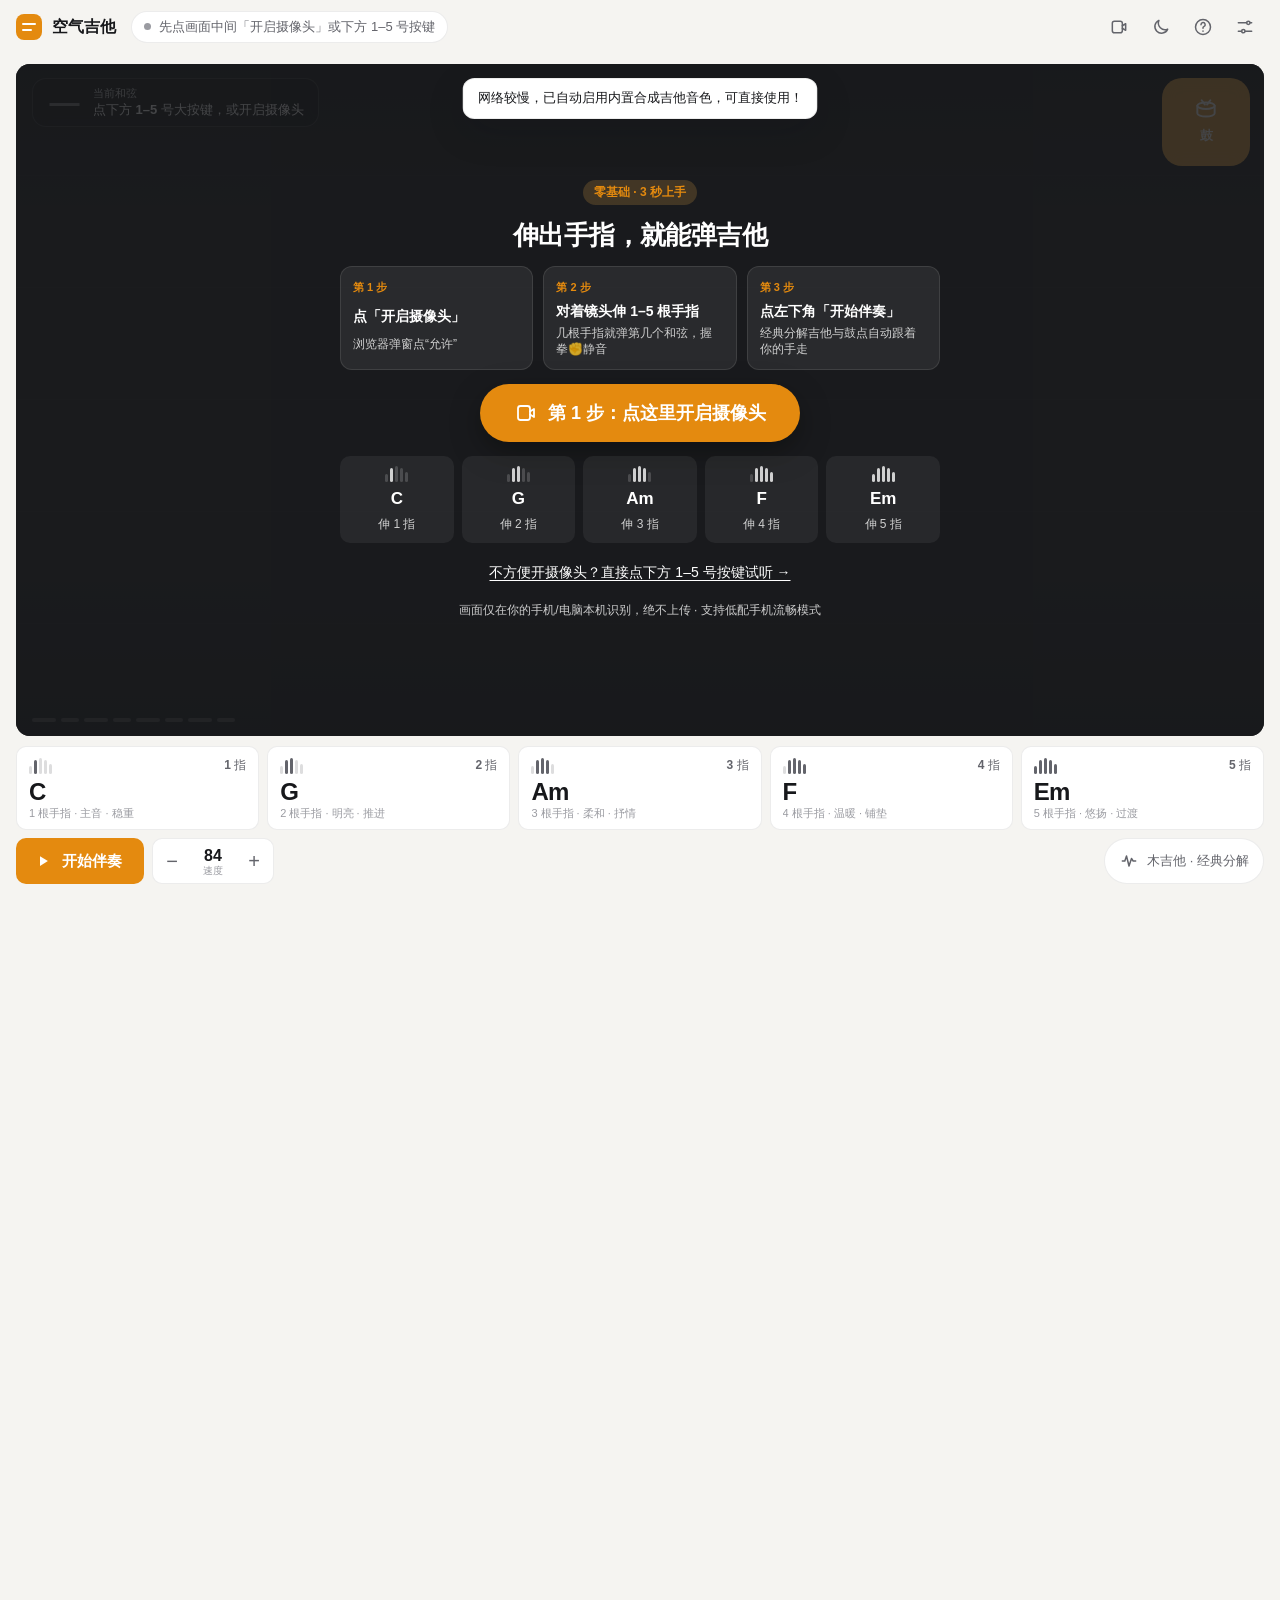
<file: index.html>
<!doctype html>
<html lang="zh-CN">
<head>
  <meta charset="utf-8">
  <meta name="viewport" content="width=device-width, initial-scale=1, viewport-fit=cover">
  <meta name="theme-color" content="#0f1012">
  <meta name="description" content="用摄像头手势弹空气吉他：伸出 1–5 根手指切换和弦，伴奏跟着手走。纯浏览器运行。">
  <title>Air Guitar · 空气吉他</title>
  <link rel="icon" href="data:image/svg+xml,%3Csvg xmlns='http://www.w3.org/2000/svg' viewBox='0 0 32 32'%3E%3Crect width='32' height='32' rx='9' fill='%23ffb547'/%3E%3Cpath d='M9 22l14-12M12 25c-3 0-5-2-5-5l4-1 2 2-1 4zM21 9l2-2 2 2-2 2' stroke='%23141414' stroke-width='2.4' fill='none' stroke-linecap='round'/%3E%3C/svg%3E">
  <script>
    try {
      const saved = JSON.parse(localStorage.getItem("airGuitar.v3") || "{}").theme;
      if (saved === "light" || saved === "dark") document.documentElement.dataset.theme = saved;
    } catch {}
  </script>
  <link rel="stylesheet" href="./styles.css?v=4.3">
</head>
<body>
  <div class="app sheet-collapsed" id="app">
    <header class="bar">
      <div class="brand">
        <span class="brand-mark" aria-hidden="true"></span>
        <span class="brand-name">空气吉他</span>
      </div>
      <div class="status" id="status" role="status" aria-live="polite">
        <i class="status-dot"></i><span id="statusText">先点画面中间「开启摄像头」或下方按键</span>
      </div>
      <div class="bar-actions">
        <button class="icon-btn" id="camBtn" type="button" aria-label="开启摄像头" title="开启/关闭摄像头 (C)">
          <svg viewBox="0 0 24 24"><path d="M4 7.5A2.5 2.5 0 0 1 6.5 5h7A2.5 2.5 0 0 1 16 7.5v9a2.5 2.5 0 0 1-2.5 2.5h-7A2.5 2.5 0 0 1 4 16.5z"/><path d="M16 10.5l4-2.5v8l-4-2.5"/><path class="slash" d="M3 3l18 18"/></svg>
        </button>
        <button class="icon-btn" id="themeBtn" type="button" aria-label="切换深浅色" title="深浅色">
          <svg viewBox="0 0 24 24"><path d="M12 4V2M12 22v-2M4 12H2M22 12h-2M5.6 5.6 4.2 4.2M19.8 19.8l-1.4-1.4M5.6 18.4l-1.4 1.4M19.8 4.2l-1.4 1.4" class="sun"/><circle class="sun" cx="12" cy="12" r="4"/><path class="moon" d="M20 14.5A8 8 0 0 1 9.5 4a8 8 0 1 0 10.5 10.5z"/></svg>
        </button>
        <button class="icon-btn" id="helpBtn" type="button" aria-label="新手玩法指引" title="怎么玩">
          <svg viewBox="0 0 24 24"><circle cx="12" cy="12" r="9"/><path d="M9.6 9.2a2.5 2.5 0 1 1 3.4 2.3c-.6.3-1 .8-1 1.5v.5"/><path d="M12 16.8v.2"/></svg>
        </button>
        <button class="icon-btn" id="settingsBtn" type="button" aria-label="设置" aria-expanded="false" aria-controls="sheet" title="设置 (S)">
          <svg viewBox="0 0 24 24"><path d="M4 7h10M18 7h2M4 17h4M12 17h8"/><circle cx="16" cy="7" r="2"/><circle cx="10" cy="17" r="2"/></svg>
        </button>
      </div>
    </header>

    <main class="stage" id="stage">
      <video id="video" playsinline muted autoplay></video>
      <canvas id="overlay" aria-hidden="true"></canvas>
      <div class="stage-shade" aria-hidden="true"></div>

      <!-- 左上角极简信息角标：不遮挡视频里的自己，不跳动 -->
      <div class="hud" id="hud">
        <div class="hud-badge">
          <span class="hud-chord" id="hudChord">—</span>
          <div class="hud-info">
            <div class="hud-label" id="hudLabel">当前和弦</div>
            <div class="hud-meta" id="hudMeta">伸出 1–5 根手指即可弹响</div>
          </div>
        </div>
      </div>

      <div class="beats" id="beats" aria-hidden="true"></div>

      <button class="air-drum" id="airDrum" type="button" aria-pressed="true" title="手指碰一下这里即可开/关鼓伴奏">
        <svg viewBox="0 0 24 24"><ellipse cx="12" cy="8" rx="8" ry="3"/><path d="M4 8v7c0 1.7 3.6 3 8 3s8-1.3 8-3V8"/><path d="M8 3l3 4M16 3l-3 4"/></svg>
        <span>鼓</span>
        <i class="air-drum-progress"></i>
      </button>

      <div class="perf" id="perf" hidden></div>

      <!-- 第一次进入：小白三步曲引导 -->
      <section class="cam-cta" id="intro" aria-labelledby="introTitle">
        <div class="cam-cta-inner">
          <span class="intro-tag">零基础 · 3 秒上手</span>
          <h1 id="introTitle" class="cam-cta-title">伸出手指，就能弹吉他</h1>
          <div class="steps-cards" aria-label="新手三步玩法">
            <div class="step-card">
              <span class="step-num">第 1 步</span>
              <b>点「开启摄像头」</b>
              <small>浏览器弹窗点“允许”</small>
            </div>
            <div class="step-card">
              <span class="step-num">第 2 步</span>
              <b>对着镜头伸 1–5 根手指</b>
              <small>几根手指就弹第几个和弦，握拳✊静音</small>
            </div>
            <div class="step-card">
              <span class="step-num">第 3 步</span>
              <b>点左下角「开始伴奏」</b>
              <small>经典分解吉他与鼓点自动跟着你的手走</small>
            </div>
          </div>
          <button class="cam-cta-btn" id="introCam" type="button">
            <svg viewBox="0 0 24 24"><path d="M4 7.5A2.5 2.5 0 0 1 6.5 5h7A2.5 2.5 0 0 1 16 7.5v9a2.5 2.5 0 0 1-2.5 2.5h-7A2.5 2.5 0 0 1 4 16.5z"/><path d="M16 10.5l4-2.5v8l-4-2.5"/></svg>
            <span>第 1 步：点这里开启摄像头</span>
          </button>
          <ol class="guide" id="guide"></ol>
          <button class="link-btn" id="introSkip" type="button">不方便开摄像头？直接点下方 1–5 号按键试听 →</button>
          <p class="fine">画面仅在你的手机/电脑本机识别，绝不上传 · 支持低配手机流畅模式</p>
        </div>
      </section>

      <button class="cam-pill" id="camPill" type="button" hidden>
        <svg viewBox="0 0 24 24"><path d="M4 7.5A2.5 2.5 0 0 1 6.5 5h7A2.5 2.5 0 0 1 16 7.5v9a2.5 2.5 0 0 1-2.5 2.5h-7A2.5 2.5 0 0 1 4 16.5z"/><path d="M16 10.5l4-2.5v8l-4-2.5"/></svg>
        <span>点这里开启摄像头，用手势弹</span>
      </button>

      <div class="coach" id="coach" role="status" aria-live="polite" hidden>
        <div class="coach-head">
          <span class="coach-step" id="coachStep">新手引导 1/4</span>
          <button class="link-btn" id="coachSkip" type="button">关闭提示</button>
        </div>
        <div class="coach-text" id="coachText"></div>
        <div class="coach-bar"><i id="coachBar"></i></div>
      </div>

      <div class="toast" id="toast" role="alert" hidden></div>
    </main>

    <section class="dock" aria-label="演奏控制">
      <div class="pads" id="pads"></div>

      <div class="transport">
        <button class="play" id="playBtn" type="button" aria-pressed="false" title="开始/停止自动伴奏 (空格)">
          <svg class="i-play" viewBox="0 0 24 24"><path d="M8 5.5v13l10.5-6.5z"/></svg>
          <svg class="i-stop" viewBox="0 0 24 24"><rect x="7" y="7" width="10" height="10" rx="2"/></svg>
          <span id="playLabel">开始伴奏</span>
        </button>

        <div class="stepper" role="group" aria-label="速度">
          <button type="button" id="bpmDown" aria-label="放慢">−</button>
          <label class="stepper-value"><input id="bpmInput" type="number" inputmode="numeric" min="50" max="180" value="88" aria-label="速度 BPM"><small>速度</small></label>
          <button type="button" id="bpmUp" aria-label="加快">+</button>
        </div>

        <button class="chip" id="rhythmChip" type="button" title="打开设置换音色与节奏">
          <svg viewBox="0 0 24 24"><path d="M4 12h3l2-6 3 12 3-9 2 3h3"/></svg>
          <span id="rhythmChipText">木吉他 · 经典分解</span>
        </button>
      </div>
    </section>

    <aside class="sheet" id="sheet" aria-label="设置" aria-hidden="true">
      <div class="sheet-head">
        <h2>设置</h2>
        <button class="icon-btn" id="sheetClose" type="button" aria-label="关闭设置">
          <svg viewBox="0 0 24 24"><path d="M6 6l12 12M18 6 6 18"/></svg>
        </button>
      </div>
      <div class="sheet-body">
        <section class="group">
          <h3>声音与节奏</h3>
          <div class="field">
            <label for="instrument">音色</label>
            <select id="instrument"></select>
          </div>
          <div class="field">
            <span class="field-label">弹法</span>
            <div class="seg" role="radiogroup" id="styleSeg">
              <button type="button" role="radio" data-value="arp">分解</button>
              <button type="button" role="radio" data-value="strum">扫弦</button>
              <button type="button" role="radio" data-value="custom">自定义</button>
            </div>
          </div>
          <div class="field" id="arpField">
            <label for="arpPattern">分解方式</label>
            <select id="arpPattern"></select>
          </div>
          <div class="field" id="strumField" hidden>
            <label for="strumPattern">扫弦节奏</label>
            <select id="strumPattern"></select>
          </div>
          <div class="custom" id="customField" hidden>
            <div class="custom-steps" id="customSteps" aria-live="polite"></div>
            <div class="custom-keys" id="customKeys"></div>
            <div class="custom-actions">
              <button type="button" class="btn small ghost" id="customUndo">退一步</button>
              <button type="button" class="btn small ghost" id="customReset">恢复默认</button>
            </div>
            <p class="hint">点弦号录入走向（R = 根音弦），最多 16 步。</p>
          </div>
          <div class="field range">
            <label for="guitarVol">吉他音量</label>
            <input id="guitarVol" type="range" min="0" max="100" value="85">
          </div>
          <div class="toggles">
            <label class="toggle"><input type="checkbox" id="drumsOn"><span></span>鼓伴奏</label>
            <label class="toggle"><input type="checkbox" id="airDrumOn"><span></span>画面右上角显示「鼓」开关</label>
          </div>
          <div class="field">
            <label for="drumPattern">鼓型</label>
            <select id="drumPattern"></select>
          </div>
          <div class="field range">
            <label for="drumVol">鼓音量</label>
            <input id="drumVol" type="range" min="0" max="100" value="60">
          </div>
        </section>

        <section class="group">
          <h3>和弦配置</h3>
          <div class="field">
            <label for="transpose">升降调（默认原调）</label>
            <select id="transpose"></select>
          </div>
          <div class="field-label">1–5 根手指对应的和弦</div>
          <div class="bindings" id="bindings"></div>
          <p class="hint">可直接修改每根手指对应的和弦，或给某根手指上传自己的音频。</p>
        </section>

        <section class="group">
          <h3>手势与手机流畅度</h3>
          <div class="toggles">
            <label class="toggle"><input type="checkbox" id="liteMode"><span></span><b>手机流畅 / 省流模式</b>（低配手机防卡顿）</label>
          </div>
          <div class="field">
            <span class="field-label">松手后</span>
            <div class="seg" role="radiogroup" id="holdSeg">
              <button type="button" role="radio" data-value="stop">立即停</button>
              <button type="button" role="radio" data-value="hold">保持和弦（握拳✊停）</button>
            </div>
          </div>
          <div class="field">
            <span class="field-label">识别灵敏度</span>
            <div class="seg" role="radiogroup" id="stabilitySeg">
              <button type="button" role="radio" data-value="1">最跟手</button>
              <button type="button" role="radio" data-value="2">均衡</button>
              <button type="button" role="radio" data-value="4">最稳</button>
            </div>
          </div>
          <div class="toggles">
            <label class="toggle"><input type="checkbox" id="mirror"><span></span>镜像画面（像照镜子）</label>
            <label class="toggle"><input type="checkbox" id="skeleton"><span></span>显示手部骨架</label>
            <label class="toggle"><input type="checkbox" id="perfOn"><span></span>显示帧率和延迟</label>
          </div>
        </section>

        <section class="group group-last">
          <div class="shortcuts">
            <span><kbd>1</kbd>–<kbd>5</kbd> 和弦</span>
            <span><kbd>0</kbd> 静音</span>
            <span><kbd>空格</kbd> 伴奏</span>
            <span><kbd>C</kbd> 摄像头</span>
            <span><kbd>S</kbd> 设置</span>
          </div>
          <button type="button" class="btn small ghost danger" id="resetAll">恢复全部默认设置</button>
        </section>
      </div>
    </aside>
    <div class="scrim" id="scrim" hidden></div>
  </div>

  <script type="module" src="./js/main.js?v=4.3"></script>
</body>
</html>
</file>
<file: styles.css>
/* Air Guitar — 极简清晰主题：把最大画面留给视频中的自己，角标温和不跳动，新手三步即懂。 */

:root {
  --bg: #0f1012;
  --surface: #17181b;
  --surface-2: #1f2024;
  --line: rgba(255, 255, 255, 0.08);
  --line-strong: rgba(255, 255, 255, 0.16);
  --text: #f3f3f1;
  --muted: #9a9ba1;
  --faint: #66676d;
  --accent: #ffb547;
  --accent-ink: #1a1306;
  --accent-soft: rgba(255, 181, 71, 0.14);
  --ok: #5fd39a;
  --danger: #ff6b5f;
  --stage: #08090a;
  --shade: linear-gradient(180deg, rgba(8, 9, 10, 0.42) 0%, rgba(8, 9, 10, 0) 22%, rgba(8, 9, 10, 0) 76%, rgba(8, 9, 10, 0.45) 100%);
  --shadow: 0 12px 40px rgba(0, 0, 0, 0.35);
  --radius: 14px;
  --radius-sm: 10px;
  --gutter: 16px;
  --bar-h: 54px;
  --sheet-w: 360px;
  --font: -apple-system, BlinkMacSystemFont, "SF Pro Text", "Segoe UI", "PingFang SC", "Hiragino Sans GB", "Microsoft YaHei", sans-serif;
  --mono: ui-monospace, "SF Mono", Menlo, Consolas, monospace;
  color-scheme: dark;
}

@media (prefers-color-scheme: light) {
  :root:not([data-theme="dark"]) {
    --bg: #f5f4f1;
    --surface: #ffffff;
    --surface-2: #efeee9;
    --line: rgba(20, 20, 24, 0.08);
    --line-strong: rgba(20, 20, 24, 0.16);
    --text: #17181b;
    --muted: #63646b;
    --faint: #9a9ba1;
    --accent: #e48a0f;
    --accent-ink: #ffffff;
    --accent-soft: rgba(228, 138, 15, 0.12);
    --stage: #1a1b1e;
    --shadow: 0 12px 40px rgba(20, 20, 24, 0.12);
    color-scheme: light;
  }
}

:root[data-theme="light"] {
  --bg: #f5f4f1;
  --surface: #ffffff;
  --surface-2: #efeee9;
  --line: rgba(20, 20, 24, 0.08);
  --line-strong: rgba(20, 20, 24, 0.16);
  --text: #17181b;
  --muted: #63646b;
  --faint: #9a9ba1;
  --accent: #e48a0f;
  --accent-ink: #ffffff;
  --accent-soft: rgba(228, 138, 15, 0.12);
  --stage: #1a1b1e;
  --shadow: 0 12px 40px rgba(20, 20, 24, 0.12);
  color-scheme: light;
}

:root {
  --primary: var(--accent);
  --primary-hover: var(--accent);
  --primary-active: var(--accent);
  --on-primary: var(--accent-ink);
  --mint: var(--accent);
  --on-mint: var(--accent-ink);
  --mint-subtle: var(--accent-soft);
  --surface-raised: var(--surface);
  --surface-subtle: var(--surface-2);
  --divider: var(--line);
  --border-control: var(--line-strong);
  --text-muted: var(--muted);
  --focus-ring: var(--accent);
  --link: var(--accent);
  --brand: var(--accent);
  --on-brand: #ffffff;
  --on-accent: var(--accent-ink);
  --disabled-bg: var(--surface-2);
  --disabled-text: var(--faint);
  --success: var(--ok);
  --error: var(--danger);
  --on-stage: #ffffff;
  --stage-muted: rgba(255, 255, 255, 0.78);
  --stage-highlight: var(--accent);
  --font-sans: var(--font);
  --font-mono: var(--mono);
  --space-1: 4px; --space-2: 8px; --space-4: 16px; --space-6: 24px; --space-8: 32px; --space-12: 48px;
  --radius-md: 10px;
  --radius-lg: 14px;
  --radius-full: 9999px;
  --shadow-sm: 0 1px 2px rgba(0, 0, 0, 0.12);
  --shadow-md: var(--shadow);
}

* { box-sizing: border-box; }
html, body { height: 100%; }
body {
  margin: 0;
  background: var(--bg);
  color: var(--text);
  font: 15px/1.6 var(--font);
  -webkit-font-smoothing: antialiased;
  -webkit-tap-highlight-color: transparent;
  overflow: hidden;
}
button, input, select { font: inherit; color: inherit; }
button { cursor: pointer; }
[hidden] { display: none !important; }
svg { width: 20px; height: 20px; fill: none; stroke: currentColor; stroke-width: 1.8; stroke-linecap: round; stroke-linejoin: round; flex: none; }

:focus-visible { outline: 2px solid var(--focus-ring); outline-offset: 2px; }
.stage :focus-visible { outline-color: var(--on-stage); }
a { color: var(--link); text-decoration: underline; text-underline-offset: 3px; }

/* ---------- 布局 ---------- */
.app {
  height: 100vh;
  height: 100dvh;
  display: grid;
  grid-template-columns: minmax(0, 1fr);
  grid-template-rows: var(--bar-h) minmax(0, 1fr) auto;
  grid-template-areas: "bar" "stage" "dock";
  padding: 0 var(--gutter) max(var(--gutter), env(safe-area-inset-bottom));
  padding-left: max(var(--gutter), env(safe-area-inset-left));
  padding-right: max(var(--gutter), env(safe-area-inset-right));
  gap: 10px;
}

@media (min-width: 1100px) {
  .app {
    grid-template-columns: minmax(0, 1fr) var(--sheet-w);
    grid-template-areas: "bar bar" "stage sheet" "dock sheet";
    column-gap: 16px;
  }
  .app.sheet-collapsed { grid-template-columns: minmax(0, 1fr) 0; column-gap: 0; }
}

/* ---------- 顶栏 ---------- */
.bar {
  grid-area: bar;
  display: flex;
  align-items: center;
  gap: 12px;
  padding-top: env(safe-area-inset-top);
}
.brand { display: flex; align-items: center; gap: 10px; font-weight: 650; letter-spacing: -0.01em; white-space: nowrap; flex: none; }
.brand-mark {
  width: 26px; height: 26px; border-radius: 8px;
  background: var(--accent);
  position: relative;
}
.brand-mark::before, .brand-mark::after {
  content: ""; position: absolute; left: 6px; right: 6px; height: 2px; border-radius: 2px; background: var(--accent-ink);
}
.brand-mark::before { top: 9px; }
.brand-mark::after { top: 15px; right: 10px; }
.brand-name { font-size: 16px; }

.status {
  display: inline-flex; align-items: center; gap: 8px;
  margin-left: 4px;
  padding: 5px 12px;
  border-radius: 999px;
  background: var(--surface);
  border: 1px solid var(--line);
  color: var(--muted);
  font-size: 13px;
  min-width: 0;
  white-space: nowrap; overflow: hidden; text-overflow: ellipsis;
}
.status-dot { width: 7px; height: 7px; border-radius: 50%; background: var(--faint); flex: none; }
.status[data-state="busy"] .status-dot { background: var(--primary); animation: pulse 1s ease-in-out infinite; }
.status[data-state="live"] .status-dot { background: var(--ok); }
.status[data-state="error"] .status-dot { background: var(--danger); }
@keyframes pulse { 50% { opacity: 0.35; } }

.bar-actions { margin-left: auto; display: flex; gap: 4px; }
.icon-btn {
  width: 38px; height: 38px;
  display: inline-grid; place-items: center;
  border: 0; border-radius: 10px;
  background: transparent; color: var(--muted);
  transition: background 0.15s, color 0.15s;
}
.icon-btn:hover { background: var(--surface); color: var(--text); }
.icon-btn[aria-pressed="true"], .icon-btn.on { color: var(--primary); background: var(--mint-subtle); }
#camBtn .slash { display: none; }
#camBtn.on .slash { display: inline; }
#themeBtn .moon { display: none; }
:root[data-theme="light"] #themeBtn .sun { display: none; }
:root[data-theme="light"] #themeBtn .moon { display: inline; }

/* ---------- 舞台：把绝大部分画面留给视频中的自己 ---------- */
.stage {
  grid-area: stage;
  position: relative;
  overflow: hidden;
  border-radius: var(--radius);
  background: var(--stage);
  min-height: 220px;
  isolation: isolate;
}
.stage video, .stage canvas {
  position: absolute; inset: 0;
  width: 100%; height: 100%;
}
.stage video { object-fit: cover; opacity: 0; transition: opacity 0.35s; }
.stage.live video { opacity: 1; }
.stage.mirror video { transform: scaleX(-1); }
.stage canvas { pointer-events: none; }
.stage-shade { position: absolute; inset: 0; background: var(--shade); pointer-events: none; }
.stage::after {
  content: ""; position: absolute; inset: 0; z-index: -1;
  background:
    repeating-linear-gradient(180deg, transparent 0 calc(16.66% - 1px), rgba(255,255,255,0.04) calc(16.66% - 1px) 16.66%);
  opacity: 0.6;
}
.stage.live::after { opacity: 0; }

/* 左上角轻量磨玻璃胶囊角标：安静、不跳动、不抢占视频画面 */
.hud {
  position: absolute; left: 16px; top: 14px; z-index: 2;
  color: var(--on-stage);
  pointer-events: none;
  max-width: calc(100% - 130px);
}
.hud-badge {
  display: inline-flex; align-items: center; gap: 12px;
  padding: 8px 14px;
  border-radius: 14px;
  background: rgba(12, 13, 16, 0.48);
  border: 1px solid rgba(255, 255, 255, 0.14);
  backdrop-filter: blur(8px); -webkit-backdrop-filter: blur(8px);
}
.hud-chord {
  font-size: 30px;
  line-height: 1;
  font-weight: 750;
  color: var(--stage-highlight);
  letter-spacing: -0.03em;
  font-variant-numeric: tabular-nums;
  min-width: 34px;
  text-align: center;
}
.hud-chord.idle { color: rgba(255, 255, 255, 0.45); }
.hud-info { display: grid; gap: 2px; min-width: 0; }
.hud-label { font-size: 11px; color: var(--stage-muted); line-height: 1.2; white-space: nowrap; overflow: hidden; text-overflow: ellipsis; }
.hud-meta { font-size: 13px; font-weight: 560; color: var(--on-stage); line-height: 1.25; }
.hud-next {
  margin-top: 8px; display: inline-flex; align-items: center; gap: 6px;
  padding: 5px 11px; border-radius: 999px;
  background: rgba(12, 13, 16, 0.48); backdrop-filter: blur(8px); -webkit-backdrop-filter: blur(8px);
  font-size: 12px; color: var(--stage-muted);
}
.hud-next b { color: var(--stage-highlight); font-weight: 650; }
.hud-song { display: none; }

/* 节拍小点：左下角低调提示 */
.beats {
  position: absolute; left: 16px; bottom: 14px;
  display: flex; gap: 5px;
  pointer-events: none;
}
.beats i {
  width: 18px; height: 4px; border-radius: 2px;
  background: rgba(255, 255, 255, 0.22);
}
.beats i.beat { width: 24px; }
.beats i.on { background: var(--stage-highlight); }
.beats i.count { background: var(--on-stage); }

/* 右上角鼓开关：轻巧磨玻璃圆角块 */
.air-drum {
  position: absolute; right: 14px; top: 14px; z-index: 2;
  width: var(--air-drum-size, 88px); height: var(--air-drum-size, 88px);
  display: grid; place-items: center; align-content: center; gap: 3px;
  border-radius: 20px;
  border: 1px solid rgba(255, 255, 255, 0.22);
  background: rgba(12, 13, 16, 0.45);
  backdrop-filter: blur(8px); -webkit-backdrop-filter: blur(8px);
  color: var(--stage-muted);
  font-size: 12px;
  overflow: hidden;
  transition: color 0.15s, border-color 0.15s, background 0.15s;
}
.air-drum svg { width: 26px; height: 26px; }
.air-drum span { font-size: 13px; font-weight: 600; }
.air-drum[aria-pressed="true"] { color: var(--on-mint); border-color: transparent; background: rgba(255, 181, 71, 0.85); }
.air-drum.armed { border-color: var(--on-stage); }
.air-drum-progress {
  position: absolute; left: 0; bottom: 0; height: 3px; width: 0;
  background: var(--on-stage);
}
.air-drum.armed .air-drum-progress { width: 100%; transition: width 0.3s linear; }

.perf {
  position: absolute; right: 14px; bottom: 12px;
  padding: 4px 9px; border-radius: 8px;
  background: rgba(0, 0, 0, 0.52);
  color: var(--stage-muted);
  font: 12px/1.4 var(--mono);
  pointer-events: none;
}

.toast {
  position: absolute; left: 50%; top: 14px; transform: translateX(-50%);
  max-width: calc(100% - 32px);
  padding: 9px 14px; border-radius: 12px;
  background: var(--surface-raised); color: var(--text); border: 1px solid var(--divider);
  font-size: 13px; box-shadow: var(--shadow);
  z-index: 6;
}

/* ---------- 第一次进入：小白三步曲引导 ---------- */
.cam-cta {
  position: absolute; inset: 0; z-index: 4;
  display: grid; place-items: center;
  padding: 20px 16px;
  background: color-mix(in srgb, var(--stage) 82%, transparent);
  overflow: auto;
}
.cam-cta-inner {
  display: grid; justify-items: center; gap: 14px;
  width: min(600px, 100%); text-align: center; color: var(--on-stage);
}
.intro-tag {
  display: inline-block; padding: 3px 11px; border-radius: 999px;
  background: rgba(255, 181, 71, 0.18); color: var(--stage-highlight);
  font-size: 12px; font-weight: 650;
}
.cam-cta-title { margin: 0; font-size: 26px; line-height: 1.25; letter-spacing: -0.02em; }

.steps-cards {
  display: grid; grid-template-columns: repeat(3, 1fr); gap: 10px; width: 100%;
  text-align: left;
}
.step-card {
  display: grid; gap: 3px;
  padding: 12px 12px;
  border-radius: 12px;
  background: rgba(255, 255, 255, 0.07);
  border: 1px solid rgba(255, 255, 255, 0.1);
}
.step-num {
  font-size: 11px; font-weight: 700; color: var(--stage-highlight);
}
.step-card b { font-size: 14px; color: var(--on-stage); }
.step-card small { font-size: 12px; color: var(--stage-muted); line-height: 1.35; }

.cam-cta-btn {
  display: inline-flex; align-items: center; justify-content: center; gap: 10px;
  min-width: min(320px, 100%); height: 58px; padding: 0 28px;
  border: 0; border-radius: var(--radius-full);
  background: var(--primary); color: var(--on-primary);
  font-size: 18px; font-weight: 700;
  box-shadow: 0 10px 30px rgba(0, 0, 0, 0.35);
  transition: transform 0.15s ease-out;
}
.cam-cta-btn svg { width: 24px; height: 24px; }
.cam-cta-btn:hover { transform: scale(1.02); }
.cam-cta-btn:disabled { opacity: 0.7; }

.guide { list-style: none; padding: 0; margin: 0; display: grid; grid-template-columns: repeat(5, 1fr); gap: 8px; width: 100%; }
.guide li {
  display: grid; justify-items: center; gap: 3px;
  padding: 10px 4px 8px;
  border-radius: var(--radius-md);
  background: rgba(255, 255, 255, 0.06);
  font-size: 12px; color: var(--stage-muted);
}
.guide li b { font-size: 17px; color: var(--on-stage); }
.link-btn {
  border: 0; background: none; padding: 4px 2px;
  color: inherit; font-size: 14px;
  text-decoration: underline; text-underline-offset: 3px;
}
.cam-cta .link-btn { color: var(--on-stage); }
.fine { margin: 0; font-size: 12px; color: var(--stage-muted); }

.cam-pill {
  position: absolute; z-index: 3; left: 50%; top: 50%; transform: translate(-50%, -50%);
  display: inline-flex; align-items: center; gap: 10px;
  height: 50px; padding: 0 22px;
  border: 0; border-radius: var(--radius-full);
  background: var(--primary); color: var(--on-primary);
  font-size: 16px; font-weight: 700; white-space: nowrap;
  box-shadow: 0 10px 30px rgba(0, 0, 0, 0.35);
}
.cam-pill svg { width: 22px; height: 22px; }

.coach {
  position: absolute; z-index: 5; left: 50%; bottom: 16px; transform: translateX(-50%);
  width: min(440px, calc(100% - 24px));
  padding: 10px 14px 12px;
  border-radius: var(--radius-lg);
  background: rgba(23, 24, 27, 0.92); color: #f3f3f1;
  backdrop-filter: blur(10px); -webkit-backdrop-filter: blur(10px);
  box-shadow: var(--shadow-md);
  border: 1px solid rgba(255, 255, 255, 0.14);
}
.cam-cta:not([hidden]) ~ .coach { display: none; }
.coach-head { display: flex; align-items: center; justify-content: space-between; gap: 8px; }
.coach-step { font-size: 12px; color: rgba(255, 255, 255, 0.68); }
.coach .link-btn { font-size: 12px; color: rgba(255, 255, 255, 0.68); }
.coach-text { margin: 4px 0 8px; font-size: 15px; font-weight: 600; line-height: 1.45; }
.coach-text .big { font-size: 20px; margin-right: 6px; }
.coach-bar { height: 4px; border-radius: 2px; background: rgba(255, 255, 255, 0.14); overflow: hidden; }
.coach-bar i { display: block; height: 100%; width: 0; background: var(--primary); transition: width 0.3s ease-out; }

/* ---------- 手指图示 ---------- */
.fingers { display: inline-flex; align-items: flex-end; gap: 2px; height: 16px; }
.fingers i { width: 3px; border-radius: 2px; background: currentColor; opacity: 0.22; }
.fingers i:nth-child(1) { height: 8px; }
.fingers i:nth-child(2) { height: 14px; }
.fingers i:nth-child(3) { height: 16px; }
.fingers i:nth-child(4) { height: 14px; }
.fingers i:nth-child(5) { height: 10px; }
.fingers i.up { opacity: 1; }

/* ---------- 按钮 ---------- */
.btn {
  display: inline-flex; align-items: center; justify-content: center; gap: 8px;
  height: 40px; padding: 0 16px;
  border-radius: var(--radius-md); border: 1px solid var(--line-strong);
  background: var(--surface-2); color: var(--text);
  font-weight: 560;
}
.btn.primary { background: var(--primary); color: var(--on-primary); border-color: transparent; }
.btn.ghost { background: transparent; }
.btn.small { height: 34px; padding: 0 12px; font-size: 13px; border-radius: 10px; }
.btn.danger { color: var(--danger); }

/* ---------- 底部演奏区：一目了然的 5 个大按键 + 伴奏控制 ---------- */
.dock { grid-area: dock; display: grid; gap: 8px; min-width: 0; }

.pads { display: grid; grid-template-columns: repeat(5, minmax(0, 1fr)); gap: 8px; }
.pad {
  position: relative;
  display: grid; grid-template-rows: auto 1fr auto; justify-items: start; gap: 3px;
  min-height: 78px; padding: 9px 12px;
  border-radius: var(--radius-sm);
  border: 1px solid var(--line);
  background: var(--surface);
  text-align: left;
  touch-action: manipulation;
  user-select: none; -webkit-user-select: none;
  transition: background 0.1s, border-color 0.1s;
}
.pad:hover { border-color: var(--line-strong); }
.pad-top { display: flex; align-items: center; justify-content: space-between; width: 100%; color: var(--muted); font-size: 12px; font-weight: 560; }
.pad-chord { align-self: center; font-size: 24px; font-weight: 700; letter-spacing: -0.03em; line-height: 1.05; }
.pad-feel { font-size: 11px; color: var(--faint); line-height: 1.2; white-space: nowrap; overflow: hidden; text-overflow: ellipsis; max-width: 100%; }
.pad.active { background: var(--primary); border-color: transparent; color: var(--on-primary); }
.pad.active .pad-top, .pad.active .pad-feel { color: var(--on-primary); opacity: 0.9; }
.pad.target:not(.active) { border-color: var(--primary); background: var(--mint-subtle); }

.transport { display: flex; align-items: center; gap: 8px; flex-wrap: wrap; }
.play {
  display: inline-flex; align-items: center; gap: 10px;
  height: 46px; padding: 0 22px 0 18px;
  border: 0; border-radius: var(--radius-md);
  background: var(--primary); color: var(--on-primary);
  font-weight: 650;
}
.play svg { fill: currentColor; stroke: none; width: 18px; height: 18px; }
.play .i-stop { display: none; }
.play[aria-pressed="true"] .i-play { display: none; }
.play[aria-pressed="true"] .i-stop { display: inline; }

.stepper {
  display: inline-flex; align-items: center;
  height: 46px; border-radius: var(--radius-md);
  background: var(--surface); border: 1px solid var(--line);
}
.stepper button { width: 38px; height: 100%; border: 0; background: transparent; color: var(--muted); font-size: 20px; }
.stepper button:hover { color: var(--text); }
.stepper-value { display: grid; justify-items: center; line-height: 1.05; }
.stepper input {
  width: 44px; border: 0; background: transparent; text-align: center;
  font-weight: 650; font-size: 16px; font-variant-numeric: tabular-nums;
  -moz-appearance: textfield; appearance: textfield;
}
.stepper input::-webkit-outer-spin-button, .stepper input::-webkit-inner-spin-button { -webkit-appearance: none; margin: 0; }
.stepper small { font-size: 10px; color: var(--faint); }

.seg {
  display: inline-flex; padding: 3px; gap: 2px;
  border-radius: var(--radius-md); background: var(--surface-2);
  border: 1px solid var(--line);
}
.seg button {
  flex: 1;
  height: 34px; padding: 0 12px; border: 0; border-radius: 6px;
  background: transparent; color: var(--muted);
  font-size: 13px; font-weight: 560; white-space: nowrap;
}
.seg button[aria-checked="true"] { background: var(--surface); color: var(--text); box-shadow: 0 1px 3px rgba(0,0,0,0.18); }
.seg-mode { height: 46px; align-items: center; border-radius: var(--radius-md); background: var(--surface); }
.seg-mode button { height: 38px; border-radius: 6px; }
.seg-mode button[aria-checked="true"] { background: var(--surface-2); }

.chip {
  display: inline-flex; align-items: center; gap: 8px;
  height: 46px; padding: 0 14px; margin-left: auto;
  border-radius: var(--radius-full); border: 1px solid var(--line);
  background: var(--surface); color: var(--muted);
  font-size: 13px; max-width: 240px;
}
.chip span { overflow: hidden; text-overflow: ellipsis; white-space: nowrap; }
.chip:hover { color: var(--text); }

/* ---------- 设置面板（按需展开） ---------- */
.sheet {
  grid-area: sheet;
  display: flex; flex-direction: column;
  min-height: 0;
  background: var(--surface);
  border: 1px solid var(--line);
  border-radius: var(--radius);
  overflow: hidden;
}
.sheet-head {
  display: flex; align-items: center; justify-content: space-between;
  padding: 12px 12px 4px 20px;
}
.sheet-head h2 { margin: 0; font-size: 16px; }
.sheet-body { overflow-y: auto; overscroll-behavior: contain; padding: 0 20px 20px; }
.group { padding: 14px 0; border-bottom: 1px solid var(--line); display: grid; gap: 12px; }
.group-last { border-bottom: 0; }
.group h3 { margin: 0; font-size: 13px; color: var(--text); font-weight: 650; }
.field { display: grid; gap: 6px; min-width: 0; }
.field > label, .field-label { font-size: 13px; color: var(--muted); }
.field .seg { display: flex; }
select, .field input[type="text"] {
  width: 100%; height: 40px; padding: 0 12px;
  border-radius: 10px; border: 1px solid var(--line-strong);
  background: var(--surface-2);
  outline: none;
}
select {
  appearance: none; -webkit-appearance: none;
  padding-right: 32px;
  background-image: linear-gradient(45deg, transparent 50%, var(--muted) 50%), linear-gradient(135deg, var(--muted) 50%, transparent 50%);
  background-position: calc(100% - 17px) 17px, calc(100% - 12px) 17px;
  background-size: 5px 5px; background-repeat: no-repeat;
}

.range { grid-template-columns: 1fr; }
input[type="range"] {
  width: 100%; height: 24px; margin: 0;
  -webkit-appearance: none; appearance: none; background: transparent;
}
input[type="range"]::-webkit-slider-runnable-track { height: 4px; border-radius: 2px; background: var(--line-strong); }
input[type="range"]::-webkit-slider-thumb { -webkit-appearance: none; width: 18px; height: 18px; margin-top: -7px; border-radius: 50%; background: var(--text); border: 0; }

.toggles { display: grid; gap: 10px; }
.toggle { display: flex; align-items: center; gap: 10px; font-size: 14px; cursor: pointer; }
.toggle input { position: absolute; opacity: 0; pointer-events: none; }
.toggle span {
  position: relative; flex: none;
  width: 36px; height: 22px; border-radius: 11px;
  background: var(--line-strong); transition: background 0.15s;
}
.toggle span::after {
  content: ""; position: absolute; left: 3px; top: 3px;
  width: 16px; height: 16px; border-radius: 50%;
  background: var(--on-brand); transition: transform 0.15s;
}
.toggle input:checked + span { background: var(--primary); }
.toggle input:checked + span::after { transform: translateX(14px); }

.bindings { display: grid; gap: 6px; }
.binding { display: grid; grid-template-columns: 54px 1fr 40px; gap: 8px; align-items: center; }
.binding-finger { display: inline-flex; align-items: center; gap: 6px; color: var(--muted); font-size: 13px; }
.binding select { height: 36px; }
.binding .upload {
  width: 40px; height: 36px; display: grid; place-items: center;
  border-radius: 10px; border: 1px solid var(--line-strong); background: transparent; color: var(--muted);
}
.binding .upload.has { color: var(--on-mint); border-color: transparent; background: var(--mint); }
.binding .upload svg { width: 18px; height: 18px; }
.bank-slot-label {
  display: grid; place-items: center; height: 36px; border-radius: 10px;
  background: var(--surface-2); color: var(--muted); font: 600 12px/1 var(--mono);
}
.hint { margin: 0; font-size: 12px; color: var(--faint); }
.sep { border: 0; border-top: 1px solid var(--line); margin: 4px 0; }

.custom { display: grid; gap: 10px; }
.custom-steps {
  display: flex; flex-wrap: wrap; gap: 4px;
  min-height: 38px; padding: 6px;
  border-radius: 10px; background: var(--surface-2); border: 1px solid var(--line);
}
.custom-steps span {
  min-width: 26px; height: 26px; padding: 0 6px;
  display: grid; place-items: center;
  border-radius: 7px; background: var(--surface); font: 600 13px/1 var(--mono);
}
.custom-keys { display: grid; grid-template-columns: repeat(7, 1fr); gap: 4px; }
.custom-keys button {
  height: 34px; border-radius: 9px; border: 1px solid var(--line-strong); background: transparent;
  font: 600 13px/1 var(--mono);
}
.custom-actions { display: flex; gap: 8px; }

.shortcuts { display: flex; flex-wrap: wrap; gap: 8px 14px; color: var(--muted); font-size: 12px; }
kbd {
  display: inline-block; min-width: 20px; padding: 1px 5px;
  border-radius: 5px; border: 1px solid var(--line-strong); border-bottom-width: 2px;
  font: 11px/1.4 var(--mono); text-align: center; color: var(--text);
}

.scrim { display: none; }

@media (min-width: 1100px) {
  .app.sheet-collapsed .sheet { visibility: hidden; border: 0; }
  #sheetClose { display: inline-grid; }
}

@media (max-width: 1099.98px) {
  .sheet {
    position: fixed; z-index: 20;
    right: 0; top: 0; bottom: 0;
    width: min(400px, 100%);
    border-radius: 0; border: 0; border-left: 1px solid var(--line);
    transform: translateX(100%);
    transition: transform 0.25s cubic-bezier(0.2, 0.8, 0.2, 1);
    padding-top: env(safe-area-inset-top);
    padding-bottom: env(safe-area-inset-bottom);
    box-shadow: var(--shadow);
  }
  .app.sheet-open .sheet { transform: none; }
  .scrim { display: block; position: fixed; inset: 0; z-index: 19; background: rgba(0,0,0,0.42); }
}

/* ---------- 顺序跟弹 / 导入谱子底部轻量条 ---------- */
.lyrics {
  position: absolute; z-index: 3; left: 14px; right: 14px; bottom: 14px;
  padding: 8px 12px 10px;
  border-radius: var(--radius-md);
  background: rgba(12, 13, 16, 0.55);
  border: 1px solid rgba(255, 255, 255, 0.12);
  backdrop-filter: blur(8px); -webkit-backdrop-filter: blur(8px);
  color: var(--on-stage);
}
.lyrics-bar {
  display: flex; align-items: center; justify-content: space-between; gap: 8px;
  margin-bottom: 4px;
}
.lyrics-progress {
  font-size: 12px; color: var(--stage-muted); font-weight: 560;
  min-width: 0; white-space: nowrap; overflow: hidden; text-overflow: ellipsis;
}
.lyrics-nav { display: flex; gap: 6px; flex: none; }
.lyric-btn {
  height: 24px; padding: 0 9px;
  border-radius: 999px; border: 1px solid rgba(255, 255, 255, 0.22);
  background: rgba(255, 255, 255, 0.08); color: var(--on-stage);
  font-size: 11px; font-weight: 600; white-space: nowrap;
}
.lyric-btn.primary {
  background: var(--stage-highlight); color: var(--accent-ink); border-color: transparent;
}
.lyric-line { display: flex; flex-wrap: wrap; align-items: flex-end; gap: 0 4px; line-height: 1.3; }
.lyric-line.now { font-size: 18px; font-weight: 600; }
.lyric-line.next { margin-top: 4px; font-size: 14px; color: var(--stage-muted); }
.lyric-seg { display: inline-flex; flex-direction: column; cursor: pointer; padding: 0 2px; border-radius: 4px; }
.lyric-seg .ch { min-height: 1.2em; font-size: 0.72em; font-weight: 700; color: var(--stage-muted); }
.lyric-seg.cur .ch, .lyric-seg.cur .tx { color: var(--stage-highlight); }
.lyric-seg.past { opacity: 0.5; }
.lyrics:not([hidden]) ~ .beats { display: none; }
.lyrics:not([hidden]) ~ .coach { bottom: auto; top: 68px; }

.import { border: 1px solid var(--line); border-radius: var(--radius-md); background: var(--surface-2); }
.import summary { cursor: pointer; padding: 10px 12px; font-size: 13px; color: var(--text); font-weight: 560; }
.import-body { display: grid; gap: 8px; padding: 0 12px 12px; }
.import textarea, .import input[type="text"] {
  width: 100%; padding: 8px 10px;
  border-radius: 10px; border: 1px solid var(--line-strong);
  background: var(--surface); color: var(--text);
  font: 13px/1.5 var(--mono); resize: vertical;
}
.import input[type="text"] { font-family: var(--font); height: 36px; }
.song-style-info { margin: 0; padding: 8px 10px; border-radius: var(--radius-md); background: var(--surface-2); font-size: 12px; color: var(--muted); }
.song-style-info:empty { display: none; }

/* ---------- 手机端专门优化 ---------- */
@media (max-width: 720px) {
  :root { --bar-h: 48px; --gutter: 10px; }
  .app { gap: 8px; }
  .brand-name { font-size: 14px; }
  .status { margin-left: 0; font-size: 11px; padding: 4px 9px; }
  .hud { left: 10px; top: 10px; max-width: calc(100% - 92px); }
  .hud-badge { padding: 6px 10px; gap: 8px; border-radius: 11px; }
  .hud-chord { font-size: 24px; min-width: 26px; }
  .hud-meta { font-size: 12px; }
  .air-drum { right: 10px; top: 10px; width: 68px; height: 68px; border-radius: 16px; }
  .air-drum svg { width: 20px; height: 20px; }
  .air-drum span { font-size: 11px; }
  .cam-cta { padding: 14px 12px; }
  .cam-cta-title { font-size: 21px; }
  .steps-cards { grid-template-columns: 1fr; gap: 6px; }
  .step-card { padding: 8px 10px; display: flex; align-items: baseline; gap: 8px; flex-wrap: wrap; }
  .cam-cta-btn { height: 50px; font-size: 16px; width: 100%; min-width: 0; }
  .guide { gap: 5px; }
  .guide li { padding: 7px 2px 6px; font-size: 11px; }
  .guide li b { font-size: 15px; }
  .pads { gap: 5px; }
  .pad { min-height: 64px; padding: 7px 7px; }
  .pad-top { font-size: 11px; }
  .pad-chord { font-size: 19px; }
  .pad-feel { font-size: 10px; }
  .transport { gap: 6px; }
  .play { flex: 1 1 auto; justify-content: center; height: 42px; padding: 0 12px; font-size: 14px; }
  .stepper { height: 42px; }
  .stepper button { width: 30px; }
  .stepper input { width: 36px; font-size: 15px; }
  .seg-mode { order: -1; flex: 1 1 100%; height: 40px; }
  .seg-mode button { height: 32px; font-size: 12px; padding: 0 8px; }
  .chip { display: none; }
  .lyrics { left: 8px; right: 8px; bottom: 8px; padding: 6px 9px 8px; }
  .lyric-line.now { font-size: 15px; }
  .lyric-line.next { font-size: 12px; }
}
</file>
